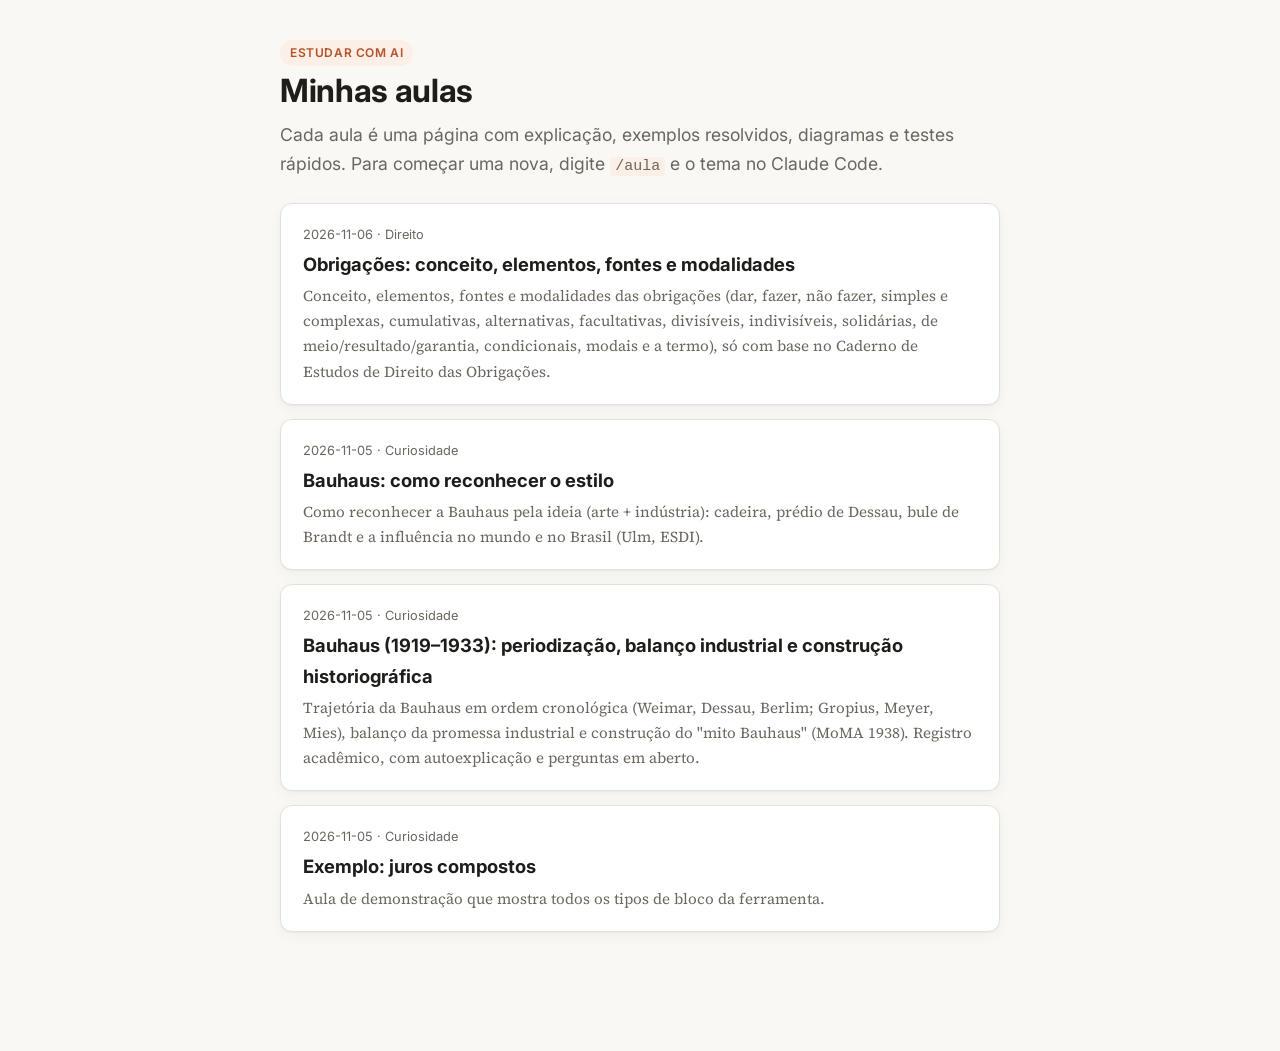
<file: index.html>
<!doctype html>
<html lang="pt-BR">
<head>
  <meta charset="utf-8">
  <meta name="viewport" content="width=device-width, initial-scale=1">
  <title>Estudar com AI</title>
  <link rel="preconnect" href="https://fonts.googleapis.com">
  <link rel="preconnect" href="https://fonts.gstatic.com" crossorigin>
  <link rel="stylesheet" href="https://fonts.googleapis.com/css2?family=Inter:wght@400;600;700&family=Source+Serif+4:ital,opsz,wght@0,8..60,400;0,8..60,600;1,8..60,400&display=swap">
  <link rel="stylesheet" href="ferramenta/pagina.css">
</head>
<body>
  <main>
    <header class="topo coluna">
      <div class="etiquetas"><span class="etiqueta">Estudar com AI</span></div>
      <h1>Minhas aulas</h1>
      <p class="objetivo">Cada aula é uma página com explicação, exemplos resolvidos, diagramas e testes rápidos. Para começar uma nova, digite <code>/aula</code> e o tema no Claude Code.</p>
    </header>
    <div class="lista-aulas coluna" id="lista"></div>
  </main>
  <script>
    (function () {
      var itens = [];
      window.lista = function (d) { itens.push(d); };
      var esc = function (s) { return String(s == null ? "" : s).replace(/[&<>"']/g, function (c) { return { "&": "&amp;", "<": "&lt;", ">": "&gt;", '"': "&quot;", "'": "&#39;" }[c]; }); };
      var modos = { direito: "Direito", curiosidade: "Curiosidade", faculdade: "Faculdade" };
      function mostrar() {
        var alvo = document.getElementById("lista");
        if (!itens.length) { alvo.innerHTML = '<p class="vazio">Nenhuma aula ainda.</p>'; return; }
        itens.sort(function (a, b) { return String(b.data).localeCompare(String(a.data)); });
        alvo.innerHTML = itens.map(function (d) {
          return '<a class="item-aula" href="aulas/' + encodeURIComponent(d.pasta) + '/index.html"><div class="cartao">' +
            '<div class="data">' + esc(d.data) + (d.modo ? " · " + esc(modos[d.modo] || d.modo) : "") + '</div>' +
            '<h3>' + esc(d.tema) + '</h3>' + (d.resumo ? '<p>' + esc(d.resumo) + '</p>' : '') + '</div></a>';
        }).join("");
      }
      var s = document.createElement("script");
      s.src = "aulas/lista.js?t=" + Date.now();
      s.onload = mostrar; s.onerror = mostrar;
      document.head.appendChild(s);
    })();
  </script>
</body>
</html>
</file>
<file: ferramenta/pagina.css>
/* Página de estudo — estilos. Pensado para leitura longa e confortável. */

:root {
  --fundo: #faf8f4;
  --papel: #ffffff;
  --texto: #1f1d1a;
  --suave: #6b665e;
  --linha: #e6e1d8;
  --acento: #b4532a;        /* destaque principal (terracota) */
  --acento-fundo: #fbefe8;
  --certo: #2f7d4f;
  --certo-fundo: #e8f4ec;
  --errado: #b3261e;
  --errado-fundo: #fbeceb;
  --info-fundo: #eef3f8;
  --info: #2d5f8a;
  --sombra: 0 1px 2px rgba(0,0,0,.04), 0 4px 16px rgba(0,0,0,.04);
  --raio: 12px;
  --serif: "Source Serif 4", Georgia, "Times New Roman", serif;
  --sans: "Inter", system-ui, -apple-system, "Segoe UI", Roboto, sans-serif;
  --mono: "JetBrains Mono", Consolas, monospace;
  color-scheme: light;
}

@media (prefers-color-scheme: dark) {
  :root:not([data-theme="light"]) {
    --fundo: #161513;
    --papel: #1f1e1b;
    --texto: #ece8e1;
    --suave: #a39d93;
    --linha: #34322e;
    --acento: #e58a5c;
    --acento-fundo: #2e211b;
    --certo: #6cc58f;
    --certo-fundo: #1b2a20;
    --errado: #f08a82;
    --errado-fundo: #2e1c1b;
    --info-fundo: #1b2430;
    --info: #8db8e0;
    --sombra: none;
    color-scheme: dark;
  }
}
:root[data-theme="dark"] {
  --fundo: #161513; --papel: #1f1e1b; --texto: #ece8e1; --suave: #a39d93;
  --linha: #34322e; --acento: #e58a5c; --acento-fundo: #2e211b;
  --certo: #6cc58f; --certo-fundo: #1b2a20; --errado: #f08a82; --errado-fundo: #2e1c1b;
  --info-fundo: #1b2430; --info: #8db8e0; --sombra: none; color-scheme: dark;
}

* { box-sizing: border-box; }
html { -webkit-text-size-adjust: 100%; }
body {
  margin: 0;
  background: var(--fundo);
  color: var(--texto);
  font-family: var(--serif);
  font-size: 19px;
  line-height: 1.65;
}
main { max-width: 1040px; margin: 0 auto; padding: 32px 16px 120px; }
.coluna { max-width: 720px; margin-left: auto; margin-right: auto; }

a { color: var(--acento); text-underline-offset: 2px; }
h1, h2, h3, .sans { font-family: var(--sans); }
h1 { font-size: 2rem; line-height: 1.2; margin: .2em 0 .3em; letter-spacing: -.01em; }
h2 { font-size: 1.35rem; margin: 2.2em 0 .6em; padding-top: .6em; border-top: 1px solid var(--linha); }
h3 { font-size: 1.05rem; margin: 0 0 .5em; }
p { margin: 0 0 .9em; }
code { font-family: var(--mono); font-size: .85em; background: var(--acento-fundo); padding: .1em .35em; border-radius: 4px; }
pre code { display: block; padding: 12px; overflow-x: auto; }
img, svg { max-width: 100%; height: auto; }
.katex-display { overflow-x: auto; overflow-y: hidden; padding: 4px 0; }

/* ---------- topo ---------- */
.topo { font-family: var(--sans); }
.topo .voltar { font-size: .85rem; text-decoration: none; color: var(--suave); }
.etiquetas { display: flex; flex-wrap: wrap; gap: 8px; margin: 8px 0 4px; }
.etiqueta {
  font-family: var(--sans); font-size: .75rem; font-weight: 600;
  text-transform: uppercase; letter-spacing: .05em;
  padding: 3px 10px; border-radius: 999px;
  background: var(--acento-fundo); color: var(--acento);
}
.etiqueta.neutra { background: var(--linha); color: var(--suave); }
.objetivo { font-size: 1.1rem; color: var(--suave); margin: .4em 0 0; }
.sumario { font-family: var(--sans); font-size: .85rem; margin: 18px 0 0; display: flex; flex-wrap: wrap; gap: 6px 14px; }
.sumario a { color: var(--suave); text-decoration: none; }
.sumario a:hover { color: var(--acento); }

.aviso {
  position: fixed; left: 50%; bottom: 16px; transform: translateX(-50%);
  font-family: var(--sans); font-size: .85rem;
  background: var(--errado-fundo); color: var(--errado);
  border: 1px solid var(--errado); border-radius: 999px; padding: 6px 14px;
  display: none; z-index: 10; max-width: calc(100% - 32px);
}
.aviso.visivel { display: block; }

/* ---------- blocos ---------- */
.bloco { margin: 18px auto; }
.bloco.novo { animation: surgir .6s ease-out; }
@keyframes surgir { from { opacity: 0; transform: translateY(6px); } to { opacity: 1; transform: none; } }

.cartao {
  background: var(--papel); border: 1px solid var(--linha);
  border-radius: var(--raio); padding: 20px 22px; box-shadow: var(--sombra);
}
.rotulo {
  font-family: var(--sans); font-size: .72rem; font-weight: 700;
  text-transform: uppercase; letter-spacing: .07em; color: var(--acento);
  margin-bottom: 8px; display: block;
}

.destaque {
  border-left: 4px solid var(--acento);
  background: var(--acento-fundo);
  border-radius: 0 var(--raio) var(--raio) 0;
  padding: 14px 20px; font-size: 1.08rem;
}
.destaque p:last-child { margin-bottom: 0; }

.plano ol { margin: 0; padding-left: 1.3em; font-family: var(--sans); font-size: .95rem; }
.plano li { margin: 4px 0; }

.termos dl { margin: 0; display: grid; grid-template-columns: minmax(120px, max-content) 1fr; gap: 8px 18px; }
.termos dt { font-family: var(--sans); font-weight: 700; font-size: .95rem; }
.termos dd { margin: 0; }
@media (max-width: 600px) { .termos dl { grid-template-columns: 1fr; } .termos dd { margin-bottom: 8px; } }

/* exemplo resolvido / completar / problema */
.enunciado { font-size: 1.02rem; margin-bottom: 14px; }
.passos { list-style: none; margin: 0; padding: 0; counter-reset: passo; }
.passo { position: relative; padding: 10px 0 10px 44px; border-top: 1px dashed var(--linha); counter-increment: passo; }
.passo::before {
  content: counter(passo); position: absolute; left: 0; top: 10px;
  width: 28px; height: 28px; border-radius: 50%;
  background: var(--acento-fundo); color: var(--acento);
  font-family: var(--sans); font-weight: 700; font-size: .85rem;
  display: flex; align-items: center; justify-content: center;
}
.passo .faz p:last-child { margin-bottom: 0; }
.passo .porque { font-family: var(--sans); font-size: .85rem; color: var(--suave); margin-top: 4px; }
.passo .porque::before { content: "por quê: "; font-weight: 700; }
.passo.lacuna .escondido { display: none; }
.passo.lacuna.revelado .escondido { display: block; }
.passo.lacuna.revelado .convite { display: none; }
.convite { font-family: var(--sans); font-size: .9rem; color: var(--suave); }
.resposta { margin-top: 12px; padding: 12px 16px; background: var(--certo-fundo); border-radius: 8px; }
.resposta p:last-child { margin-bottom: 0; }

button, .botao {
  font-family: var(--sans); font-size: .9rem; font-weight: 600;
  border: 1px solid var(--linha); background: var(--papel); color: var(--texto);
  border-radius: 8px; padding: 8px 14px; cursor: pointer; min-height: 40px;
}
button:hover { border-color: var(--acento); }
button.primario { background: var(--acento); border-color: var(--acento); color: #fff; }
button:disabled { cursor: default; opacity: .9; }
.revelar { margin-top: 8px; }

/* lado a lado: imagem/diagrama + explicação (contiguidade) */
.par { display: grid; grid-template-columns: minmax(0, 1.25fr) minmax(0, 1fr); gap: 24px; align-items: start; }
.par .explicacao p:last-child { margin-bottom: 0; }
.par.empilhado { grid-template-columns: minmax(0, 1fr); }
.par > .visual { min-width: 0; }
.par.empilhado .explicacao { max-width: 720px; }
@media (max-width: 860px) { .par { grid-template-columns: 1fr; } }
.visual { text-align: center; }
.visual .mermaid-alvo svg { max-width: 100%; height: auto; }
.visual .mermaid-alvo.rolavel { overflow-x: auto; text-align: left; padding-bottom: 6px; }
.dica-rolagem { font-family: var(--sans); font-size: .75rem; color: var(--suave); text-align: center; margin-top: 4px; }
.legenda { font-family: var(--sans); font-size: .82rem; color: var(--suave); margin-top: 8px; text-align: left; }
.credito { font-family: var(--sans); font-size: .75rem; color: var(--suave); margin-top: 6px; text-align: left; }
.visual img { border-radius: 8px; display: block; margin: 0 auto; }
.erro-diagrama { font-family: var(--mono); font-size: .8rem; color: var(--errado); text-align: left; white-space: pre-wrap; }

/* caso jurídico */
.caso .linha { display: grid; grid-template-columns: 170px 1fr; gap: 16px; padding: 12px 0; border-top: 1px solid var(--linha); }
.caso .linha:first-of-type { border-top: 0; }
.caso .nome { font-family: var(--sans); font-weight: 700; font-size: .85rem; color: var(--suave); padding-top: 3px; }
.caso .valor p:last-child { margin-bottom: 0; }
@media (max-width: 600px) { .caso .linha { grid-template-columns: 1fr; gap: 4px; } }

/* quiz */
.quiz .pergunta { font-size: 1.05rem; font-weight: 600; margin-bottom: 12px; }
.quiz .pergunta p:last-child { margin-bottom: 0; }
.opcoes { display: grid; gap: 8px; }
.opcao {
  text-align: left; font-family: var(--serif); font-weight: 400; font-size: 1rem;
  display: flex; gap: 12px; align-items: flex-start; padding: 10px 14px; width: 100%;
}
.opcao .letra { font-family: var(--sans); font-weight: 700; color: var(--suave); min-width: 1.2em; }
.opcao p { margin: 0; }
.opcao.marcada { border-color: var(--info); background: var(--info-fundo); }
.opcao.certa { border-color: var(--certo); background: var(--certo-fundo); }
.opcao.errada { border-color: var(--errado); background: var(--errado-fundo); }
.quiz .acoes { display: flex; gap: 8px; flex-wrap: wrap; margin-top: 10px; }
.veredito { font-family: var(--sans); font-weight: 700; margin-top: 12px; }
.veredito.ok { color: var(--certo); }
.veredito.nao { color: var(--errado); }
.veredito.nao-sei { color: var(--info); }
.explicacao-quiz { margin-top: 8px; padding: 12px 16px; background: var(--info-fundo); border-radius: 8px; }
.explicacao-quiz p:last-child { margin-bottom: 0; }

/* nota de fonte (ressalvas fora do fluxo do texto) */
.nota {
  font-family: var(--sans); font-size: .85rem; line-height: 1.55; color: var(--suave);
  border-left: 3px solid var(--linha); padding: 6px 0 6px 14px; margin: -4px 0 4px;
}
.nota p { margin: 0 0 6px; }
.nota p:last-child { margin-bottom: 0; }
.nota strong { color: var(--texto); }

/* faixa cronológica */
.periodo { border-left: 4px solid var(--acento); padding-top: 14px; padding-bottom: 14px; }
.periodo .rotulo { margin-bottom: 4px; }
.periodo-topo { display: flex; flex-wrap: wrap; align-items: baseline; gap: 6px 14px; }
.periodo .anos { font-family: var(--sans); font-size: 1.5rem; font-weight: 700; color: var(--acento); letter-spacing: -.01em; }
.periodo-titulo { font-family: var(--sans); font-weight: 600; font-size: 1.02rem; }
.periodo-detalhe { font-family: var(--sans); font-size: .9rem; color: var(--suave); margin-top: 2px; }
.periodo-barra { position: relative; height: 8px; background: var(--linha); border-radius: 4px; margin: 12px 0 4px; }
.periodo-faixa { position: absolute; top: 0; bottom: 0; background: var(--acento); border-radius: 4px; }
.periodo-eixo { display: flex; justify-content: space-between; font-family: var(--sans); font-size: .75rem; color: var(--suave); }
.periodo-marcos { list-style: none; margin: 10px 0 0; padding: 0; font-family: var(--sans); font-size: .88rem; display: flex; flex-wrap: wrap; gap: 4px 18px; }
.periodo-marcos li { margin: 0; }

/* linha do tempo vertical */
.cronologia h3 { margin-top: 0; }
.cron-secao { --cor: var(--acento); margin: 14px 0 0; }
.cron-c1 { --cor: var(--info); }
.cron-c2 { --cor: var(--certo); }
.cron-c3 { --cor: #8a5a9a; }
.cron-secao-nome {
  font-family: var(--sans); font-size: .78rem; font-weight: 700; letter-spacing: .06em;
  text-transform: uppercase; color: var(--cor); margin-bottom: 6px;
}
.cron-lista { list-style: none; margin: 0; padding: 0 0 0 14px; border-left: 3px solid var(--cor); }
.cron-lista li { display: grid; grid-template-columns: 64px 1fr; gap: 12px; padding: 5px 0; align-items: baseline; }
.cron-quando { font-family: var(--sans); font-weight: 700; font-size: .95rem; color: var(--cor); }
.cron-texto { font-size: 1rem; line-height: 1.5; }
.cron-texto p { margin: 0; }
@media (max-width: 520px) { .cron-lista li { grid-template-columns: 52px 1fr; gap: 8px; } }

/* explique com suas palavras */
.explique textarea {
  width: 100%; font-family: var(--serif); font-size: 1rem; line-height: 1.55;
  padding: 12px 14px; border: 1px solid var(--linha); border-radius: 8px;
  background: var(--fundo); color: var(--texto); resize: vertical; min-height: 120px;
}
.explique textarea:focus { outline: 2px solid var(--acento); outline-offset: 1px; }
.explique textarea[readonly] { opacity: .85; }
.explique .acoes { display: flex; gap: 8px; margin-top: 10px; }
.explique button:disabled { opacity: .5; cursor: not-allowed; }
.criterios { list-style: none; margin: 8px 0 0; padding: 0; font-family: var(--sans); font-size: .9rem; }
.criterios li { margin: 6px 0; }
.criterios label { display: flex; gap: 10px; align-items: flex-start; cursor: pointer; }
.criterios input { margin-top: 5px; }

/* para ir além */
.alem { border-left: 4px solid var(--acento); }
.alem h4 {
  font-family: var(--sans); font-size: .8rem; font-weight: 700; letter-spacing: .06em;
  text-transform: uppercase; color: var(--suave); margin: 18px 0 6px;
}
.alem ul, .alem ol { margin: 0; padding-left: 1.3em; }
.alem li { margin: 6px 0; }
.alem p:last-child { margin-bottom: 0; }

/* fontes */
.fontes ol { margin: 0; padding-left: 1.3em; font-size: .9rem; }
.fontes li { margin: 6px 0; }
.fontes li p { margin: 0; }

/* página inicial */
.lista-aulas { display: grid; gap: 14px; margin-top: 24px; }
.item-aula { display: block; text-decoration: none; color: inherit; }
.item-aula:hover .cartao { border-color: var(--acento); }
.item-aula .data { font-family: var(--sans); font-size: .8rem; color: var(--suave); }
.item-aula h3 { font-size: 1.15rem; margin: 4px 0; }
.item-aula p { margin: 0; color: var(--suave); font-size: .95rem; }
.vazio { color: var(--suave); font-family: var(--sans); }

@media (max-width: 600px) {
  body { font-size: 17px; }
  h1 { font-size: 1.6rem; }
  .cartao { padding: 16px; }
}
</file>
